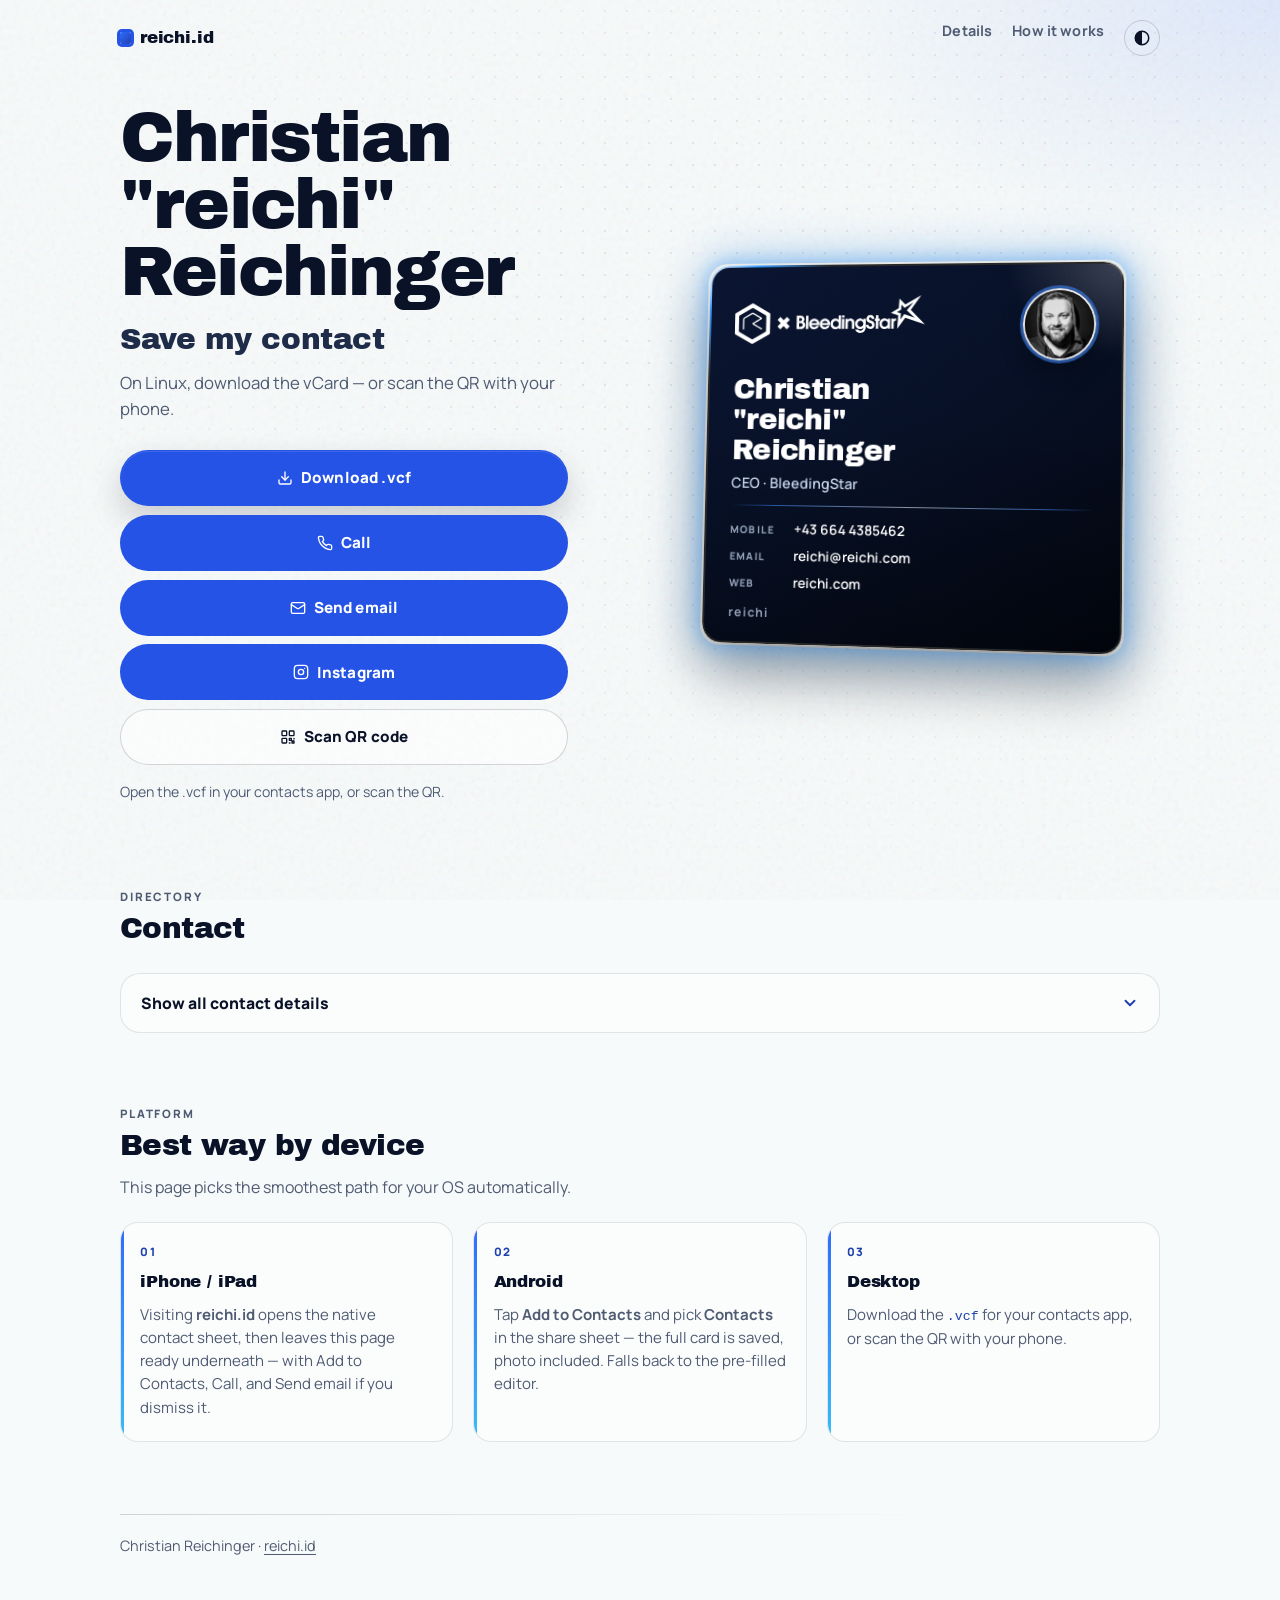
<file: index.html>
<!DOCTYPE html>
<html lang="en">
  <head>
    <meta charset="utf-8" />
    <meta name="viewport" content="width=device-width, initial-scale=1" />
    <script>
      // Pre-paint: resolve theme (stored override or OS) to avoid a flash.
      (function () {
        var d = document.documentElement;
        d.classList.add("js");
        try {
          var t = localStorage.getItem("theme");
          var dark =
            t === "dark" ||
            (t !== "light" &&
              window.matchMedia("(prefers-color-scheme: dark)").matches);
          d.classList.toggle("theme-dark", dark);
        } catch (e) {}
      })();
    </script>
    <meta name="theme-color" media="(prefers-color-scheme: light)" content="#2453e6" />
    <meta name="theme-color" media="(prefers-color-scheme: dark)" content="#03060f" />
    <meta
      name="description"
      content="Save Christian Reichinger’s contact card from reichi.id — optimized for iOS, Android, and desktop."
    />
    <meta property="og:title" content="Christian Reichinger — Save contact" />
    <meta
      property="og:description"
      content="Add Christian Reichinger (CEO, BleedingStar) to your contacts in one step — vCard, QR, call, and email."
    />
    <meta property="og:url" content="https://reichi.id/" />
    <meta property="og:type" content="website" />
    <meta property="og:site_name" content="reichi.id" />
    <meta property="og:image" content="https://reichi.id/assets/og-card.png" />
    <meta property="og:image:width" content="1200" />
    <meta property="og:image:height" content="630" />
    <meta property="og:image:alt" content="Business card of Christian Reichinger, CEO of BleedingStar, with contact details and QR code" />
    <meta name="twitter:card" content="summary_large_image" />
    <meta name="twitter:title" content="Christian Reichinger — Save contact" />
    <meta name="twitter:description" content="Add Christian Reichinger to your contacts in one step." />
    <meta name="twitter:image" content="https://reichi.id/assets/og-card.png" />
    <link rel="canonical" href="https://reichi.id/" />
    <title>Christian Reichinger — Save contact | reichi.id</title>
    <link rel="preconnect" href="https://fonts.googleapis.com" />
    <link rel="preconnect" href="https://fonts.gstatic.com" crossorigin />
    <link
      href="https://fonts.googleapis.com/css2?family=Archivo+Black&family=Manrope:wght@400;600;700;800&display=swap"
      rel="stylesheet"
    />
    <link rel="stylesheet" href="./styles.css" />
    <link
      rel="icon"
      href="data:image/svg+xml,%3Csvg xmlns='http://www.w3.org/2000/svg' viewBox='0 0 32 32'%3E %3Cdefs%3E %3ClinearGradient id='g' x1='0' y1='0' x2='1' y2='1'%3E %3Cstop offset='0' stop-color='%230a1430'/%3E %3Cstop offset='0.55' stop-color='%23071026'/%3E %3Cstop offset='1' stop-color='%2303060f'/%3E %3C/linearGradient%3E %3ClinearGradient id='f' x1='0' y1='0' x2='1' y2='1'%3E %3Cstop offset='0' stop-color='%232f6bff'/%3E %3Cstop offset='1' stop-color='%2314b8a6'/%3E %3C/linearGradient%3E %3C/defs%3E %3Crect x='0.75' y='0.75' width='30.5' height='30.5' rx='8' fill='url%28%23g%29' stroke='url%28%23f%29' stroke-width='1.5'/%3E %3Ctext x='16' y='23' text-anchor='middle' font-family='Archivo Black,Arial Black,sans-serif' font-weight='900' font-size='17' fill='%23ffffff'%3Er%3C/text%3E %3C/svg%3E"
    />
    <link rel="apple-touch-icon" href="/assets/apple-touch-icon.png" />
    <script type="application/ld+json">
    {
      "@context": "https://schema.org",
      "@type": "Person",
      "name": "Christian Reichinger",
      "givenName": "Christian",
      "familyName": "Reichinger",
      "jobTitle": "CEO",
      "worksFor": { "@type": "Organization", "name": "BleedingStar", "url": "https://www.bleedingstar.at" },
      "email": "mailto:reichi@reichi.com",
      "telephone": "+436644385462",
      "url": "https://www.reichi.com",
      "sameAs": ["https://www.instagram.com/the_reichi", "https://www.bleedingstar.at"],
      "image": "https://reichi.id/assets/photo.jpg",
      "address": {
        "@type": "PostalAddress",
        "streetAddress": "Maria Aich 3",
        "addressLocality": "Aurolzmünster",
        "postalCode": "4971",
        "addressCountry": "AT"
      }
    }
    </script>
  </head>
  <body>
    <a class="skip-link" href="#main-content">Skip to main content</a>

    <div class="atmosphere" aria-hidden="true">
      <div class="orb orb-a"></div>
      <div class="orb orb-b"></div>
      <div class="grain"></div>
      <div class="rail"></div>
    </div>

    <header class="top">
      <a class="top-brand" href="/" aria-label="reichi.id home">
        <span class="top-mark" aria-hidden="true"></span>
        reichi.id
      </a>
      <nav class="top-nav">
        <a href="#details">Details</a>
        <a href="#guide">How it works</a>
        <button
          type="button"
          class="theme-toggle"
          id="theme-toggle"
          aria-label="Theme: auto (follows system). Activate to switch."
          title="Theme: auto"
        ></button>
      </nav>
    </header>

    <div class="iab-banner" id="iab-banner" role="note" hidden>
      <svg class="iab-icon" aria-hidden="true" viewBox="0 0 24 24" fill="none" stroke="currentColor" stroke-width="2" stroke-linecap="round" stroke-linejoin="round"><circle cx="12" cy="12" r="10"/><line x1="12" y1="8" x2="12" y2="12"/><line x1="12" y1="16" x2="12.01" y2="16"/></svg>
      <p class="iab-text" id="iab-text">
        You're in an in-app browser — saving the contact works best in your main browser.
      </p>
      <a class="iab-open" id="iab-open" href="#" hidden>Open in browser</a>
      <button type="button" class="iab-dismiss" id="iab-dismiss" aria-label="Dismiss this hint">&#10005;</button>
    </div>

    <main class="hero" id="main-content" tabindex="-1">
      <div class="hero-copy">
        <h1 class="brand" id="brand"><span>Christian</span> <span class="name-nick">"reichi"</span> <span>Reichinger</span></h1>
        <p class="headline" id="headline">Add me to your contacts</p>
        <p class="lede" id="lede">
          One clean contact card — presented the way your device saves best.
        </p>

        <noscript>
          <div class="nojs-actions">
            <a class="btn btn-primary" href="/contact.vcf" download="christian-reichinger.vcf">Download .vcf</a>
            <a class="btn btn-soft" href="tel:+436644385462">Call +43 664 4385462</a>
            <a class="btn btn-soft" href="mailto:reichi@reichi.com">Email reichi@reichi.com</a>
          </div>
          <p class="nojs-note">JavaScript is disabled — these direct links work without it.</p>
        </noscript>

        <div class="cta-row" id="cta-row">
          <div class="cta-group" id="cta-group" hidden>
            <a class="btn btn-primary" id="primary-cta" href="#" role="button"></a>
            <a class="btn btn-ghost" id="secondary-cta" href="#" role="button" hidden></a>
            <a class="btn btn-soft" id="call-cta" href="tel:+436644385462"><svg class="btn-icon" aria-hidden="true" viewBox="0 0 24 24" fill="none" stroke="currentColor" stroke-width="2" stroke-linecap="round" stroke-linejoin="round"><path d="M22 16.92v3a2 2 0 0 1-2.18 2 19.79 19.79 0 0 1-8.63-3.07 19.5 19.5 0 0 1-6-6 19.79 19.79 0 0 1-3.07-8.67A2 2 0 0 1 4.11 2h3a2 2 0 0 1 2 1.72c.127.96.361 1.903.7 2.81a2 2 0 0 1-.45 2.11L8.09 9.91a16 16 0 0 0 6 6l1.27-1.27a2 2 0 0 1 2.11-.45c.907.339 1.85.573 2.81.7A2 2 0 0 1 22 16.92z"/></svg><span>Call</span></a>
            <a class="btn btn-soft" id="email-cta" href="mailto:reichi@reichi.com"><svg class="btn-icon" aria-hidden="true" viewBox="0 0 24 24" fill="none" stroke="currentColor" stroke-width="2" stroke-linecap="round" stroke-linejoin="round"><rect x="2" y="4" width="20" height="16" rx="2"/><path d="m22 7-8.97 5.7a1.94 1.94 0 0 1-2.06 0L2 7"/></svg><span>Send email</span></a>
            <a class="btn btn-soft" id="instagram-cta" href="https://www.instagram.com/the_reichi" target="_blank" rel="noopener noreferrer"><svg class="btn-icon" aria-hidden="true" viewBox="0 0 24 24" fill="none" stroke="currentColor" stroke-width="2" stroke-linecap="round" stroke-linejoin="round"><rect x="2" y="2" width="20" height="20" rx="5"/><circle cx="12" cy="12" r="4"/><line x1="17.5" y1="6.5" x2="17.51" y2="6.5"/></svg><span>Instagram</span></a>
            <a class="btn btn-ghost" id="vcf-cta" href="/contact.vcf" download="christian-reichinger.vcf" hidden><svg class="btn-icon" aria-hidden="true" viewBox="0 0 24 24" fill="none" stroke="currentColor" stroke-width="2" stroke-linecap="round" stroke-linejoin="round"><path d="M21 15v4a2 2 0 0 1-2 2H5a2 2 0 0 1-2-2v-4"/><polyline points="7 10 12 15 17 10"/><line x1="12" y1="15" x2="12" y2="3"/></svg><span>Save .vcf file</span></a>
            <button type="button" class="btn btn-ghost" id="qr-cta"><svg class="btn-icon" aria-hidden="true" viewBox="0 0 24 24" fill="none" stroke="currentColor" stroke-width="2" stroke-linecap="round" stroke-linejoin="round"><rect x="3" y="3" width="7" height="7" rx="1"/><rect x="14" y="3" width="7" height="7" rx="1"/><rect x="3" y="14" width="7" height="7" rx="1"/><path d="M14 14h3v3h-3zM21 14v1M14 21h1M18 18h3v3h-3z"/></svg><span>Scan QR code</span></button>
          </div>
        </div>
        <p class="platform-hint" id="platform-hint" hidden></p>
      </div>

      <div class="hero-stage" aria-label="Business card">
        <article class="biz-card" id="biz-card">
          <div class="card-inner" id="card-inner">
            <div class="card-front" id="card-front">
              <div class="card-edge" aria-hidden="true"></div>
              <div class="card-gloss" aria-hidden="true"></div>
              <div class="card-face">
            <div class="card-top">
              <div class="card-brand-row">
                <img
                  class="card-lockup"
                  src="/assets/bleedingstar.svg"
                  alt="Bleedingstar"
                  width="409"
                  height="103"
                />
              </div>
              <img
                class="card-photo"
                id="visual-photo"
                src="[data-uri]"
                alt="Christian Reichinger"
                width="400"
                height="400"
              />
            </div>

            <div class="card-identity">
              <p class="card-name" id="visual-name"><span>Christian</span> <span class="name-nick">"reichi"</span> <span>Reichinger</span></p>
              <p class="card-role" id="visual-meta">CEO · BleedingStar</p>
            </div>

            <div class="card-rule" aria-hidden="true"></div>

            <ul class="card-lines">
              <li>
                <span class="card-k">Mobile</span>
                <a class="card-v" id="card-phone" href="tel:+436644385462">+43 664 4385462</a>
              </li>
              <li>
                <span class="card-k">Email</span>
                <a class="card-v" id="card-email" href="mailto:reichi@reichi.com">reichi@reichi.com</a>
              </li>
              <li>
                <span class="card-k">Web</span>
                <a class="card-v" id="card-web" href="https://www.reichi.com" target="_blank" rel="noopener noreferrer">reichi.com</a>
              </li>
            </ul>

            <div class="card-foot">
              <span class="card-nick" id="card-nick">reichi</span>
            </div>
              </div>
            </div>

            <div class="card-back" id="card-back">
              <div class="card-edge" aria-hidden="true"></div>
              <div class="card-face card-back-face">
                <div class="card-back-body">
                  <div id="qrcode-back" class="qrcode qrcode-back" role="img" aria-label="QR code for contact card"></div>
                  <p class="card-back-caption">Scan to save</p>
                </div>
                <div class="card-foot">
                  <span class="card-nick">reichi.id</span>
                  <span class="card-back-hint">Tap card to flip back</span>
                </div>
              </div>
            </div>
          </div>
        </article>

      </div>
    </main>

    <section class="details" id="details" aria-labelledby="details-title">
      <div class="section-head">
        <p class="eyebrow">Directory</p>
        <h2 id="details-title">Contact</h2>
      </div>
      <details class="details-fold" id="details-fold">
        <summary class="details-summary">
          <span>Show all contact details</span>
          <svg class="fold-chevron" aria-hidden="true" viewBox="0 0 24 24" fill="none" stroke="currentColor" stroke-width="2.5" stroke-linecap="round" stroke-linejoin="round"><polyline points="6 9 12 15 18 9"/></svg>
        </summary>
        <p class="details-hint">Tap to open, or copy any field.</p>
        <ul class="detail-list" id="detail-list"></ul>
      </details>
    </section>

    <section class="guide" id="guide" aria-labelledby="guide-title">
      <div class="section-head">
        <p class="eyebrow">Platform</p>
        <h2 id="guide-title">Best way by device</h2>
        <p>This page picks the smoothest path for your OS automatically.</p>
      </div>
      <div class="guide-list">
        <article>
          <span class="guide-num" aria-hidden="true">01</span>
          <h3>iPhone / iPad</h3>
          <p>
            Visiting <strong>reichi.id</strong> opens the native contact sheet, then leaves this
            page ready underneath — with Add to Contacts, Call, and Send email if you dismiss it.
          </p>
        </article>
        <article>
          <span class="guide-num" aria-hidden="true">02</span>
          <h3>Android</h3>
          <p>
            Tap <strong>Add to Contacts</strong> and pick <strong>Contacts</strong> in the share
            sheet — the full card is saved, photo included. Falls back to the pre-filled editor.
          </p>
        </article>
        <article>
          <span class="guide-num" aria-hidden="true">03</span>
          <h3>Desktop</h3>
          <p>
            Download the <code>.vcf</code> for your contacts app, or scan the QR with your phone.
          </p>
        </article>
      </div>
    </section>

    <footer class="footer">
      <div class="footer-rule" aria-hidden="true"></div>
      <p><span id="footer-name">Christian Reichinger</span> · <a href="https://reichi.id">reichi.id</a></p>
    </footer>

    <div class="toast" id="toast" role="status" aria-live="polite" hidden></div>

    <script src="./lib/qrcode.min.js" defer></script>
    <script src="./app.js" defer></script>
  </body>
</html>
</file>
<file: styles.css>
:root {
  --ink: #0a1228;
  --ink-soft: #1e2c4a;
  /* 5.5:1 on --paper; WCAG AA for body copy and hints */
  --mute: #4f5b73;
  --line: rgba(6, 12, 30, 0.1);
  --line-strong: rgba(6, 12, 30, 0.16);
  --paper: #f7fafa;
  --paper-2: #fcfeff;
  --accent: #2453e6;
  --accent-bright: #2f6bff;
  --accent-deep: #1e40af;
  --accent-soft: #2453e6;
  /* 6.3:1 on --accent-soft */
  --accent-text: #ffffff;
  --foil: #38bdf8;
  --foil-soft: rgba(59, 130, 246, 0.6);
  --white: #ffffff;
  --success: #15803d;
  --warning: #b45309;
  --error: #b91c1c;
  --ease: cubic-bezier(0.22, 1, 0.36, 1);
  --font-display: "Archivo Black", "Arial Black", sans-serif;
  --font-body: "Manrope", "Helvetica Neue", sans-serif;
  --max: 1120px;
  --card-radius: 18px;
  --glow-speed: 6s;
  --btn-primary-bg: #2453e6;
  --btn-primary-fg: #ffffff;
}

/* Registered properties let the hue/border-spot interpolate smoothly
   (falls back to a static violet glow where unsupported) */
@property --hue {
  syntax: "<number>";
  inherits: true;
  initial-value: 210;
}

@property --bg-x {
  syntax: "<number>";
  inherits: true;
  initial-value: 0;
}

@property --bg-y {
  syntax: "<number>";
  inherits: true;
  initial-value: 0;
}

/* Halo oscillates between electric blue (228) and teal (172) */
@keyframes hue-animation {
  0%,
  100% {
    --hue: 228;
  }
  50% {
    --hue: 172;
  }
}

@keyframes rotate-bg {
  0% {
    --bg-x: 0;
    --bg-y: 0;
  }
  25% {
    --bg-x: 100;
    --bg-y: 0;
  }
  50% {
    --bg-x: 100;
    --bg-y: 100;
  }
  75% {
    --bg-x: 0;
    --bg-y: 100;
  }
  100% {
    --bg-x: 0;
    --bg-y: 0;
  }
}

*,
*::before,
*::after {
  box-sizing: border-box;
}

[hidden] {
  display: none !important;
}

html {
  color-scheme: light;
  scroll-behavior: smooth;
}

body {
  margin: 0;
  min-height: 100svh;
  font-family: var(--font-body);
  color: var(--ink);
  background: var(--paper);
  line-height: 1.55;
  overflow-x: hidden;
  -webkit-font-smoothing: antialiased;
}

a {
  color: var(--accent-deep);
  text-decoration-thickness: 1px;
  text-underline-offset: 0.18em;
}

a:hover {
  color: var(--ink);
}

:focus-visible {
  outline: 2px solid var(--accent);
  outline-offset: 3px;
}

.skip-link {
  position: absolute;
  left: 1rem;
  top: -3rem;
  z-index: 20;
  padding: 0.65rem 1rem;
  background: var(--ink);
  color: var(--white);
  border-radius: 10px;
  font-weight: 600;
  text-decoration: none;
}

.skip-link:focus-visible {
  top: 1rem;
}

/* Atmosphere */

.atmosphere {
  position: fixed;
  inset: 0;
  z-index: -1;
  pointer-events: none;
  /* Light: clean paper with one crisp cyan hint, pattern comes from .rail dots */
  background:
    radial-gradient(60% 45% at 100% 0%, rgba(47, 107, 255, 0.12), transparent 62%),
    #f7fafa;
}

.orb {
  /* Hidden in light (clean dot pattern instead); dark re-enables them */
  display: none;
  position: absolute;
  border-radius: 50%;
  filter: blur(70px);
  opacity: 0.9;
  animation: drift 22s var(--ease) infinite alternate;
}

.orb-a {
  width: min(72vw, 580px);
  height: min(72vw, 580px);
  top: -14%;
  right: -10%;
  background: radial-gradient(circle, rgba(13, 148, 136, 0.3), transparent 68%);
}

.orb-b {
  width: min(50vw, 400px);
  height: min(50vw, 400px);
  left: -8%;
  bottom: 8%;
  background: radial-gradient(circle, rgba(20, 184, 166, 0.14), transparent 70%);
  animation-delay: -9s;
}

.grain {
  position: absolute;
  inset: 0;
  opacity: 0.14;
  mix-blend-mode: multiply;
  background-image:
    url("data:image/svg+xml,%3Csvg viewBox='0 0 200 200' xmlns='http://www.w3.org/2000/svg'%3E%3Cfilter id='n'%3E%3CfeTurbulence type='fractalNoise' baseFrequency='0.85' numOctaves='3' stitchTiles='stitch'/%3E%3C/filter%3E%3Crect width='100%25' height='100%25' filter='url(%23n)' opacity='0.55'/%3E%3C/svg%3E");
}

.rail {
  position: absolute;
  inset: 0;
  opacity: 0.55;
  background-image: radial-gradient(rgba(6, 18, 44, 0.15) 1.2px, transparent 1.2px);
  background-size: 22px 22px;
  mask-image: radial-gradient(ellipse at 65% 35%, #000 25%, transparent 78%);
}

/* Header */

.top {
  display: flex;
  align-items: center;
  justify-content: space-between;
  max-width: var(--max);
  margin: 0 auto;
  padding: 1.25rem clamp(1.25rem, 4vw, 2.5rem);
}

.top-brand {
  display: inline-flex;
  align-items: center;
  gap: 0.55rem;
  font-family: var(--font-display);
  font-weight: 400;
  font-size: 1.05rem;
  letter-spacing: -0.01em;
  color: var(--ink);
  text-decoration: none;
}

.top-mark {
  width: 0.7rem;
  height: 0.7rem;
  border-radius: 2px;
  background: linear-gradient(135deg, var(--accent-bright), var(--accent-deep));
  box-shadow: 0 0 0 3px var(--accent-soft);
}

.top-brand:hover {
  color: var(--accent-deep);
}

.top-nav {
  display: flex;
  gap: 1.25rem;
}

.top-nav a {
  font-size: 0.9rem;
  font-weight: 700;
  color: var(--mute);
  text-decoration: none;
  letter-spacing: 0.01em;
}

.top-nav a:hover {
  color: var(--ink);
}

/* Theme toggle — cycles auto (OS) / light / dark */
.theme-toggle {
  appearance: none;
  display: inline-flex;
  align-items: center;
  justify-content: center;
  width: 36px;
  height: 36px;
  padding: 0;
  border: 1px solid var(--line-strong);
  border-radius: 50%;
  background: transparent;
  color: var(--ink);
  cursor: pointer;
  transition: background 0.2s var(--ease), border-color 0.2s var(--ease);
}

.theme-toggle:hover {
  background: var(--accent-soft);
  border-color: var(--accent-deep);
}

.theme-toggle svg {
  width: 18px;
  height: 18px;
}

/* Without JS the toggle can't work — hide it, media fallback applies */
html:not(.js) .theme-toggle {
  display: none;
}

@media (pointer: coarse) {
  .theme-toggle {
    width: 44px;
    height: 44px;
  }
}

/* In-app browser hint (mobile only, injected via JS) */

.iab-banner {
  display: flex;
  align-items: center;
  gap: 0.65rem;
  max-width: var(--max);
  margin: 0 auto 0.5rem;
  padding: 0.7rem clamp(1rem, 3vw, 1.25rem);
  margin-inline: clamp(1rem, 4vw, 2.5rem);
  border: 1px solid var(--line-strong);
  border-radius: 14px;
  background: var(--paper-2);
  color: var(--ink);
  font-size: 0.88rem;
  font-weight: 600;
  animation: rise 0.5s var(--ease) both;
}

.iab-icon {
  width: 18px;
  height: 18px;
  flex-shrink: 0;
  color: var(--accent-deep);
}

.iab-text {
  margin: 0;
  flex: 1 1 auto;
}

.iab-open {
  flex-shrink: 0;
  padding: 0.4rem 0.85rem;
  border-radius: 999px;
  background: var(--accent-soft);
  color: var(--accent-text);
  font-weight: 800;
  font-size: 0.8rem;
  text-decoration: none;
  white-space: nowrap;
}

.iab-dismiss {
  appearance: none;
  flex-shrink: 0;
  width: 30px;
  height: 30px;
  padding: 0;
  border: none;
  border-radius: 50%;
  background: transparent;
  color: var(--mute);
  font-size: 0.9rem;
  cursor: pointer;
}

.iab-dismiss:hover {
  background: var(--line);
  color: var(--ink);
}

@media (max-width: 520px) {
  .iab-banner {
    flex-wrap: wrap;
  }

  .iab-open {
    margin-left: calc(18px + 0.65rem);
  }
}

/* Hero */

.hero {
  display: grid;
  grid-template-columns: minmax(0, 1fr) minmax(0, 1.05fr);
  gap: clamp(2rem, 5vw, 4rem);
  align-items: center;
  /* Hero fills the viewport — secondary sections live below the fold.
     Capped so very tall screens don't get a huge empty gap. */
  min-height: min(calc(100svh - 5.5rem), 900px);
  max-width: var(--max);
  margin: 0 auto;
  padding: clamp(0.5rem, 2vw, 1rem) clamp(1.25rem, 4vw, 2.5rem) clamp(3rem, 7vw, 4.5rem);
}

.hero-copy {
  max-width: 34rem;
  display: flex;
  flex-direction: column;
  justify-content: center;
}

.brand span,
.card-name span {
  display: block;
}

.brand {
  margin: 0 0 1rem;
  max-width: 12ch;
  font-family: var(--font-display);
  font-size: clamp(2.5rem, 6.2vw, 4.4rem);
  font-weight: 400;
  line-height: 0.95;
  letter-spacing: -0.025em;
  color: var(--ink);
  animation: rise 0.75s var(--ease) both;
}

.headline {
  margin: 0 0 0.85rem;
  max-width: 16ch;
  font-family: var(--font-display);
  font-size: clamp(1.35rem, 2.8vw, 1.85rem);
  font-weight: 400;
  letter-spacing: -0.015em;
  line-height: 1.18;
  color: var(--ink-soft);
  animation: rise 0.75s var(--ease) 0.06s both;
}

.lede {
  margin: 0 0 1.75rem;
  max-width: 28rem;
  font-size: 1.05rem;
  color: var(--mute);
  animation: rise 0.75s var(--ease) 0.12s both;
}

.cta-row {
  display: block;
  width: min(100%, 28rem);
  animation: rise 0.75s var(--ease) 0.18s both;
}

.btn-icon {
  width: 16px;
  height: 16px;
  flex-shrink: 0;
}

.cta-group {
  display: flex;
  flex-direction: column;
  align-items: stretch;
  gap: 0.55rem;
  width: 100%;
}

.cta-group .btn {
  width: 100%;
  white-space: nowrap;
}

.btn {
  appearance: none;
  display: inline-flex;
  align-items: center;
  justify-content: center;
  gap: 0.5rem;
  border: 1px solid transparent;
  border-radius: 999px;
  padding: 0.95rem 1.45rem;
  font: inherit;
  font-weight: 800;
  font-size: 0.95rem;
  letter-spacing: 0.01em;
  cursor: pointer;
  text-decoration: none;
  transition:
    transform 0.2s var(--ease),
    background 0.2s var(--ease),
    border-color 0.2s var(--ease),
    color 0.2s var(--ease),
    box-shadow 0.2s var(--ease);
}

.btn:active {
  transform: translateY(1px) scale(0.985);
}

.btn-primary {
  background: var(--btn-primary-bg, var(--ink));
  color: var(--btn-primary-fg, var(--white));
  box-shadow:
    0 1px 0 rgba(255, 255, 255, 0.12) inset,
    0 14px 32px rgba(6, 12, 30, 0.18);
}

.btn-primary:hover {
  background: var(--accent-deep);
  color: var(--white);
  transform: translateY(-2px);
}

.btn-ghost {
  background: rgba(255, 255, 255, 0.55);
  border-color: var(--line-strong);
  color: var(--ink);
  backdrop-filter: blur(8px);
}

.btn-ghost:hover {
  border-color: var(--ink);
  background: var(--white);
}

.btn-soft {
  background: var(--accent-soft);
  border-color: transparent;
  color: var(--accent-text);
}

.btn-soft:hover {
  background: var(--accent-deep);
  color: var(--white);
  transform: translateY(-1px);
}

.platform-hint {
  margin: 1rem 0 0;
  max-width: 28rem;
  font-size: 0.88rem;
  color: var(--mute);
  animation: rise 0.75s var(--ease) 0.22s both;
}

/* Business card stage */

.hero-stage {
  position: relative;
  display: grid;
  justify-items: center;
  align-content: center;
  min-height: min(68vh, 560px);
  perspective: 1200px;
  animation: rise 0.9s var(--ease) 0.1s both;
}



.biz-card {
  position: relative;
  width: min(100%, 420px);
  /* Content-driven height so lines never clip (esp. iPhone / dense layouts) */
  aspect-ratio: auto;
  perspective: 1200px;
  border-radius: calc(var(--card-radius) + 2px);
  /* Drop shadow on the outer layer (not inside the flip's backface layer)
     so it never gets clipped at compositing boundaries */
  box-shadow: 0 28px 60px rgba(0, 0, 0, 0.4);
  transform: rotate3d(0.4, -1, 0.1, 8deg);
  transition: transform 0.55s var(--ease);
  /* "backwards" (not "both"): a filled end keyframe would permanently
     override the inline transform the cursor/gyro tilt sets via JS */
  animation: card-in 1s var(--ease) 0.15s backwards;
}

.biz-card:hover {
  transform: rotate3d(0.2, -0.4, 0.05, 3deg) translateY(-4px);
}

/* While the pointer/gyro drives the card, follow it snappily */
.biz-card.tilting {
  transition: transform 0.12s ease-out;
}

/* Flipped card sits perfectly flat so the QR stays sharp and scannable.
   !important also beats the inline transform set by the tilt JS. */
.biz-card.flipped,
.biz-card.flipped:hover {
  transform: none !important;
}

/* Hue glow as a shadow: the card covers the center, only the
   outer edge of the blurred halo is visible */
.biz-card::before {
  content: "";
  position: absolute;
  inset: -2px;
  z-index: -1;
  border-radius: calc(var(--card-radius) + 2px);
  /* Pure box-shadow glow: filter: blur() layers get clipped to a square
     under the 3D tilt and caused a gray corner artifact */
  box-shadow:
    0 0 18px 2px hsla(calc(var(--hue) * 1deg) 100% 55% / 0.8),
    0 0 48px 10px hsla(calc(var(--hue) * 1deg) 100% 55% / 0.45);
  opacity: 0.5;
  animation: hue-animation var(--glow-speed) linear infinite;
  pointer-events: none;
}

/* Flip mechanics: outer card tilts, inner flips */
.card-inner {
  position: relative;
  transform-style: preserve-3d;
  -webkit-transform-style: preserve-3d;
  transition: transform 0.65s var(--ease);
}

.biz-card.flipped .card-inner {
  transform: rotateY(180deg);
}

.card-front {
  position: relative;
  /* Explicit 3D transform — Safari ignores backface-visibility otherwise */
  transform: rotateY(0deg);
  backface-visibility: hidden;
  -webkit-backface-visibility: hidden;
  /* Round + clip the compositing layer itself: its rectangular bounds
     bled through at the corners under the 3D tilt */
  border-radius: calc(var(--card-radius) + 2px);
  overflow: hidden;
}

.card-back {
  position: absolute;
  inset: 0;
  transform: rotateY(180deg);
  backface-visibility: hidden;
  -webkit-backface-visibility: hidden;
  /* Fully hide when not flipped: under the 3D tilt the back layer's
     antialiased edge leaked as a gray corner artifact. The delay keeps
     the reveal in sync with the flip's halfway point. */
  visibility: hidden;
  transition: visibility 0s 0.33s;
  border-radius: calc(var(--card-radius) + 2px);
  overflow: hidden;
}

.biz-card.flipped .card-back {
  visibility: visible;
  transition: visibility 0s;
}

.card-back .card-face {
  height: calc(100% - 4px);
}

/* Cursor/gyro gloss reflection sweeping over the face */
.card-gloss {
  position: absolute;
  inset: 2px;
  z-index: 2;
  border-radius: var(--card-radius);
  pointer-events: none;
  background: radial-gradient(
    42% 52% at var(--gx, 50%) var(--gy, 35%),
    rgba(255, 255, 255, 0.28),
    transparent 70%
  );
  opacity: var(--gloss-o, 0);
  transition: opacity 0.35s var(--ease);
  mix-blend-mode: soft-light;
}

.card-edge {
  position: absolute;
  inset: 0;
  border-radius: inherit;
  /* Hue-cycling spot circling the border — the pen's "sharp" glow edge */
  background:
    #292929
    radial-gradient(
      30% 30% at calc(var(--bg-x) * 1%) calc(var(--bg-y) * 1%),
      hsl(calc(var(--hue) * 1deg) 100% 90%) 0%,
      hsl(calc(var(--hue) * 1deg) 100% 80%) 20%,
      hsl(calc(var(--hue) * 1deg) 100% 60%) 40%,
      transparent 100%
    );
  animation:
    hue-animation var(--glow-speed) linear infinite,
    rotate-bg var(--glow-speed) linear infinite;
  /* No box-shadow here: soft effects inside the flip's backface layer
     get clipped at the layer edge and cause corner artifacts.
     The drop shadow lives on .biz-card, the glow on its ::before. */
}

/* Periodic glint travelling along the foil edge (visible on the 2px ring) */
.card-edge::after {
  content: "";
  position: absolute;
  inset: 0;
  border-radius: inherit;
  background: linear-gradient(
    115deg,
    transparent 42%,
    rgba(245, 240, 255, 0.9) 50%,
    transparent 58%
  );
  background-size: 320% 100%;
  animation: foil-sweep 9s linear infinite;
}

@keyframes foil-sweep {
  0% {
    background-position: 160% 0;
  }
  16% {
    background-position: -160% 0;
  }
  100% {
    background-position: -160% 0;
  }
}

.card-face {
  position: relative;
  z-index: 1;
  height: auto;
  margin: 2px;
  border-radius: var(--card-radius);
  padding: clamp(1.15rem, 2.4vw, 1.5rem) clamp(1.15rem, 2.5vw, 1.55rem) 1.2rem;
  display: grid;
  grid-template-rows: auto auto auto auto auto;
  gap: 0.7rem;
  overflow: visible;
  color: var(--white);
  /* Sharp & glowing dark card — near-black violet, text >= 4.5:1 everywhere */
  background:
    linear-gradient(145deg, #0a1430 0%, #071026 45%, #03060f 100%);
  isolation: isolate;
}

.card-face::before {
  content: "";
  position: absolute;
  inset: 0;
  /* Shine sits behind the photo (top right), away from card text */
  background:
    radial-gradient(45% 40% at 100% 0%, rgba(255, 255, 255, 0.2), transparent 60%),
    linear-gradient(180deg, transparent 40%, rgba(0, 0, 0, 0.28) 100%);
  pointer-events: none;
  z-index: -1;
}

.card-face::after {
  content: "";
  position: absolute;
  inset: 0;
  opacity: 0.12;
  background-image:
    url("data:image/svg+xml,%3Csvg viewBox='0 0 200 200' xmlns='http://www.w3.org/2000/svg'%3E%3Cfilter id='n'%3E%3CfeTurbulence type='fractalNoise' baseFrequency='0.9' numOctaves='2' stitchTiles='stitch'/%3E%3C/filter%3E%3Crect width='100%25' height='100%25' filter='url(%23n)'/%3E%3C/svg%3E");
  mix-blend-mode: soft-light;
  pointer-events: none;
  z-index: -1;
}

.card-top {
  display: flex;
  align-items: flex-start;
  justify-content: space-between;
  gap: 1rem;
}

.card-brand-row {
  display: flex;
  align-items: center;
  flex: 1 1 auto;
  min-width: 0;
  padding-top: 0.35rem;
}

.card-photo {
  width: 72px;
  height: 72px;
  object-fit: cover;
  border-radius: 50%;
  border: 2px solid rgba(255, 255, 255, 0.9);
  box-shadow:
    0 0 0 3px rgba(59, 130, 246, 0.6),
    0 10px 22px rgba(0, 0, 0, 0.35);
  background: rgba(255, 255, 255, 0.12);
  flex-shrink: 0;
}

.card-identity {
  display: grid;
  gap: 0.45rem;
  padding-top: 0.15rem;
}

/* Bleedingstar lockup as the top-left brand mark (white SVG on the dark card) */
.card-lockup {
  display: block;
  width: 100%;
  max-width: 196px;
  height: auto;
}

.card-name {
  margin: 0;
  font-family: var(--font-display);
  font-size: clamp(1.35rem, 3.2vw, 1.85rem);
  font-weight: 400;
  letter-spacing: -0.02em;
  line-height: 1.05;
  max-width: 14ch;
}

.card-role {
  margin: 0;
  font-size: 0.9rem;
  font-weight: 600;
  color: #c5d1e8;
}

.card-rule {
  height: 1px;
  width: 100%;
  background: linear-gradient(
    90deg,
    transparent,
    var(--foil-soft) 12%,
    rgba(255, 255, 255, 0.55) 50%,
    var(--foil-soft) 88%,
    transparent
  );
}

.card-lines {
  list-style: none;
  margin: 0;
  padding: 0;
  display: grid;
  gap: 0.35rem;
  align-content: start;
}

.card-lines li {
  display: grid;
  grid-template-columns: 3.6rem 1fr;
  gap: 0.55rem;
  align-items: baseline;
  min-width: 0;
}

.card-k {
  font-size: 0.65rem;
  font-weight: 800;
  letter-spacing: 0.12em;
  text-transform: uppercase;
  color: #93a1b8;
}

.card-v {
  color: #ffffff;
  text-decoration: none;
  font-size: 0.86rem;
  font-weight: 600;
  overflow: hidden;
  text-overflow: ellipsis;
  white-space: nowrap;
}

.card-v:hover {
  color: #fff;
  text-decoration: underline;
  text-underline-offset: 0.15em;
}

.card-foot {
  display: flex;
  align-items: flex-end;
  justify-content: space-between;
  gap: 0.75rem;
  margin-top: auto;
}

.card-nick {
  font-size: 0.78rem;
  font-weight: 700;
  letter-spacing: 0.08em;
  text-transform: lowercase;
  color: #93a1b8;
}

/* Card back: large scannable QR */
.card-back-face {
  display: grid;
  grid-template-rows: 1fr auto;
  gap: 0.5rem;
}

.card-back-body {
  display: grid;
  justify-items: center;
  align-content: center;
  gap: 0.65rem;
}

.qrcode.qrcode-back {
  width: min(190px, 55%);
  height: auto;
  aspect-ratio: 1;
  padding: 0.5rem;
  background: #ffffff;
  border-radius: 12px;
  box-shadow: 0 10px 24px rgba(0, 0, 0, 0.25);
}

.card-back-hint {
  font-size: 0.72rem;
  font-weight: 600;
  color: rgba(255, 255, 255, 0.72);
}

.card-back-caption {
  margin: 0;
  padding: 0.22rem 0.7rem;
  font-size: 0.68rem;
  font-weight: 800;
  letter-spacing: 0.08em;
  text-transform: uppercase;
  color: rgba(255, 255, 255, 0.92);
  background: rgba(255, 255, 255, 0.14);
  border: 1px solid rgba(255, 255, 255, 0.25);
  border-radius: 999px;
}

@media (pointer: coarse) {
}

.qrcode svg,
.qrcode img,
.qrcode canvas,
.qrcode table {
  display: block;
  width: 100% !important;
  height: 100% !important;
  image-rendering: pixelated;
}

/* Sections */

.details,
.guide {
  max-width: var(--max);
  margin: 0 auto;
  padding: 0 clamp(1.25rem, 4vw, 2.5rem) clamp(3rem, 7vw, 4.5rem);
}

.section-head {
  margin-bottom: 1.35rem;
  max-width: 34rem;
}

.eyebrow {
  margin: 0 0 0.45rem;
  font-size: 0.72rem;
  font-weight: 800;
  letter-spacing: 0.16em;
  text-transform: uppercase;
  color: var(--accent-deep);
}

.section-head h2 {
  margin: 0 0 0.4rem;
  font-family: var(--font-display);
  font-size: clamp(1.45rem, 2.7vw, 1.85rem);
  font-weight: 400;
  letter-spacing: -0.02em;
}

.section-head p {
  margin: 0;
  color: var(--mute);
}

/* Collapsible contact directory */

.details-fold {
  border: 1px solid var(--line);
  border-radius: 20px;
  background: rgba(255, 255, 255, 0.45);
  backdrop-filter: blur(10px);
  overflow: hidden;
}

.details-summary {
  display: flex;
  align-items: center;
  justify-content: space-between;
  gap: 0.85rem;
  padding: 1.05rem 1.25rem;
  min-height: 44px;
  cursor: pointer;
  font-weight: 800;
  font-size: 0.98rem;
  color: var(--ink);
  list-style: none;
  transition: background 0.2s var(--ease);
}

.details-summary::-webkit-details-marker {
  display: none;
}

.details-summary:hover {
  background: rgba(255, 255, 255, 0.55);
}

.fold-chevron {
  width: 18px;
  height: 18px;
  flex-shrink: 0;
  color: var(--accent-deep);
  transition: transform 0.25s var(--ease);
}

.details-fold[open] .fold-chevron {
  transform: rotate(180deg);
}

.details-fold[open] .details-summary {
  border-bottom: 1px solid var(--line);
}

.details-hint {
  margin: 0;
  padding: 0.85rem 1.25rem 0;
  font-size: 0.88rem;
  color: var(--mute);
}

.detail-list {
  list-style: none;
  margin: 0.5rem 0 0;
  padding: 0;
  background: transparent;
}

.detail-list li {
  display: grid;
  grid-template-columns: 7rem 1fr auto;
  gap: 0.85rem;
  align-items: center;
  padding: 1rem 1.25rem;
}

.detail-list li + li {
  border-top: 1px solid var(--line);
}

.detail-list .label {
  font-size: 0.72rem;
  font-weight: 800;
  letter-spacing: 0.1em;
  text-transform: uppercase;
  color: var(--mute);
}

.detail-list .value,
.detail-list .value a {
  color: var(--ink);
  text-decoration: none;
  font-weight: 700;
  overflow-wrap: anywhere;
}

.detail-list .value a:hover {
  color: var(--accent-deep);
}

.copy-btn {
  appearance: none;
  border: 1px solid var(--line-strong);
  background: var(--white);
  color: var(--ink);
  font: inherit;
  font-size: 0.78rem;
  font-weight: 800;
  cursor: pointer;
  padding: 0.4rem 0.9rem;
  border-radius: 999px;
  transition: background 0.2s var(--ease), color 0.2s var(--ease), border-color 0.2s var(--ease);
}

.copy-btn:hover {
  background: var(--ink);
  border-color: var(--ink);
  color: var(--white);
}

/* Guide */

.guide-list {
  display: grid;
  grid-template-columns: repeat(3, minmax(0, 1fr));
  gap: 1.25rem;
}

.guide-list article {
  position: relative;
  padding: 1.25rem 1.2rem 1.35rem;
  border-radius: 18px;
  background: rgba(255, 255, 255, 0.45);
  border: 1px solid var(--line);
  overflow: hidden;
}

.guide-list article::before {
  content: "";
  position: absolute;
  left: 0;
  top: 0;
  bottom: 0;
  width: 3px;
  background: linear-gradient(180deg, var(--accent-bright), var(--foil));
}

.guide-num {
  display: block;
  margin-bottom: 0.55rem;
  font-size: 0.72rem;
  font-weight: 800;
  letter-spacing: 0.14em;
  color: var(--accent-deep);
}

.guide-list article h3 {
  margin: 0 0 0.45rem;
  font-family: var(--font-display);
  font-size: 1.05rem;
  font-weight: 400;
  letter-spacing: -0.01em;
}

.guide-list article p {
  margin: 0;
  color: var(--mute);
  font-size: 0.94rem;
}

.guide-list code {
  font-size: 0.88em;
  color: var(--accent-deep);
}

/* Footer / toast */

.footer {
  max-width: var(--max);
  margin: 0 auto;
  padding: 0 clamp(1.25rem, 4vw, 2.5rem) 2.5rem;
  color: var(--mute);
  font-size: 0.9rem;
}

.footer-rule {
  height: 1px;
  margin: 0 0 1.25rem;
  background: linear-gradient(90deg, var(--line-strong), transparent 80%);
}

.footer a {
  color: inherit;
}

.toast {
  position: fixed;
  left: 50%;
  bottom: 1.5rem;
  transform: translateX(-50%);
  z-index: 30;
  padding: 0.75rem 1.2rem;
  background: var(--ink);
  color: var(--white);
  font-size: 0.9rem;
  font-weight: 700;
  border-radius: 999px;
  box-shadow: 0 12px 30px rgba(6, 12, 30, 0.22);
  animation: toast-in 0.28s var(--ease) both;
}

.toast[hidden] {
  display: none !important;
}

@keyframes rise {
  from {
    opacity: 0;
    transform: translateY(18px);
  }
  to {
    opacity: 1;
    transform: translateY(0);
  }
}

@keyframes card-in {
  from {
    opacity: 0;
    transform: rotate3d(0.5, -1, 0.15, 18deg) translateY(28px) scale(0.96);
  }
  to {
    opacity: 1;
    transform: rotate3d(0.4, -1, 0.1, 8deg) translateY(0) scale(1);
  }
}

@keyframes toast-in {
  from {
    opacity: 0;
    transform: translateX(-50%) translateY(8px);
  }
  to {
    opacity: 1;
    transform: translateX(-50%) translateY(0);
  }
}

@keyframes drift {
  from {
    transform: translate3d(0, 0, 0) scale(1);
  }
  to {
    transform: translate3d(18px, -22px, 0) scale(1.06);
  }
}

@media (max-width: 900px) {
  .hero {
    grid-template-columns: 1fr;
    min-height: auto;
    gap: 1.75rem;
    padding-top: 0.25rem;
  }

  .hero-stage {
    order: -1;
    min-height: auto;
    padding: 0.75rem 0 0.35rem;
    /* Avoid transform clipping on iOS Safari */
    perspective: none;
    overflow: visible;
  }

  .biz-card {
    width: min(100%, 380px);
    transform: rotate3d(0.18, -0.55, 0.04, 4deg);
  }

  .biz-card:hover {
    transform: rotate3d(0.12, -0.3, 0.02, 2deg) translateY(-2px);
  }

  .card-photo {
    width: 64px;
    height: 64px;
  }

  .cta-row {
    display: flex;
    flex-direction: column;
    flex-wrap: nowrap;
    align-items: stretch;
    width: 100%;
    gap: 0.85rem;
  }

  .cta-group {
    width: 100%;
    flex: none;
  }

  .cta-group .btn {
    width: 100%;
  }

  .qrcode {
    width: 140px;
    height: 140px;
  }

  .guide-list {
    grid-template-columns: 1fr;
  }

  .detail-list li {
    grid-template-columns: 5.5rem 1fr;
  }

  .copy-btn {
    grid-column: 2;
    justify-self: start;
  }

  .top-nav a:last-child {
    display: none;
  }
}

@media (max-width: 420px) {
  .biz-card {
    width: 100%;
    transform: none;
  }

  .biz-card:hover {
    transform: none;
  }

  .card-lines li {
    grid-template-columns: 3.4rem 1fr;
    gap: 0.45rem;
  }

  .qrcode {
    width: 132px;
    height: 132px;
  }
}

/* Touch targets: WCAG 2.5.8 — min 44px on coarse pointers */
@media (pointer: coarse) {
  .btn,
  .copy-btn,
  .top-nav a {
    min-height: 44px;
  }

  .copy-btn {
    padding: 0.55rem 1rem;
  }
}

/* No-JS fallback: direct actions, no dead page */
.nojs-actions {
  display: grid;
  gap: 0.6rem;
  max-width: 22rem;
}

.nojs-note {
  margin: 0.75rem 0 0;
  font-size: 0.88rem;
  color: var(--mute);
}

/* Error state with retry */
.error-note {
  margin: 1rem 0 0;
  padding: 0.85rem 1rem;
  max-width: 28rem;
  border-radius: 12px;
  border: 1px solid rgba(185, 28, 28, 0.35);
  background: rgba(185, 28, 28, 0.08);
  color: var(--error);
  font-size: 0.92rem;
  font-weight: 600;
}

/* Dark mode — token overrides; the card itself is already dark.
   All combinations measured >= 4.5:1 (focus outline >= 3:1). */
/* Dark theme — one source of truth, applied two ways:
   1. html.theme-dark  — set by JS (user toggle or "auto" following the OS)
   2. media fallback   — only when JS is unavailable (html:not(.js)) */
html.theme-dark {
    --paper: #03060f;
    --paper-2: #0a1424;
    --ink: #eaf0fb;
    --ink-soft: #c5d1e8;
    --mute: #93a1b8;
    --line: rgba(255, 255, 255, 0.12);
    --line-strong: rgba(255, 255, 255, 0.24);
    --accent: #2453e6;
    --accent-bright: #38bdf8;
    --accent-deep: #1e40af;
    --accent-soft: #0a1f4d;
    --accent-text: #6d9bff;
    --error: #f2a5a5;
}

html.theme-dark {
    color-scheme: dark;
}

html.theme-dark .atmosphere {
    background:
      radial-gradient(120% 80% at 100% 0%, rgba(47, 107, 255, 0.2), transparent 50%),
      radial-gradient(90% 70% at 0% 100%, rgba(20, 184, 166, 0.08), transparent 55%),
      linear-gradient(165deg, #020810 0%, #03060f 45%, #041225 100%);
}

html.theme-dark .grain {
    opacity: 0.14;
    mix-blend-mode: screen;
}

html.theme-dark .rail {
    opacity: 0.4;
    background-image:
      linear-gradient(rgba(255, 255, 255, 0.04) 1px, transparent 1px),
      linear-gradient(90deg, rgba(255, 255, 255, 0.04) 1px, transparent 1px);
    background-size: 56px 56px;
    mask-image: radial-gradient(ellipse at 70% 30%, #000 10%, transparent 70%);
}

html.theme-dark .orb {
    display: block;
}

html.theme-dark .orb-a {
    background: radial-gradient(circle, rgba(47, 107, 255, 0.26), transparent 68%);
}

html.theme-dark a {
    color: #6d9bff;
}

html.theme-dark a:hover {
    color: var(--ink);
}

html.theme-dark :focus-visible {
    outline-color: #38bdf8;
}

html.theme-dark .eyebrow,
html.theme-dark .guide-num,
html.theme-dark .guide-list code {
    color: #6d9bff;
}

html.theme-dark .skip-link {
    background: var(--ink);
    color: #0a1228;
}

html.theme-dark .btn-primary {
    background: var(--ink);
    color: #0a1228;
    box-shadow: 0 14px 32px rgba(0, 0, 0, 0.45);
}

html.theme-dark .btn-primary:hover {
    background: var(--accent-deep);
    color: var(--white);
}

html.theme-dark .btn-ghost {
    background: rgba(255, 255, 255, 0.06);
    border-color: var(--line-strong);
    color: var(--ink);
}

html.theme-dark .btn-ghost:hover {
    border-color: var(--ink);
    background: rgba(255, 255, 255, 0.12);
}

html.theme-dark .details-fold {
    background: rgba(255, 255, 255, 0.05);
}

html.theme-dark .details-summary:hover {
    background: rgba(255, 255, 255, 0.08);
}

html.theme-dark .fold-chevron {
    color: #6d9bff;
}

html.theme-dark .detail-list .value,
html.theme-dark .detail-list .value a {
    color: var(--ink);
}

html.theme-dark .copy-btn {
    background: rgba(255, 255, 255, 0.08);
    border-color: var(--line-strong);
    color: var(--ink);
}

html.theme-dark .copy-btn:hover {
    background: var(--ink);
    border-color: var(--ink);
    color: #0a1228;
}

html.theme-dark .guide-list article {
    background: rgba(255, 255, 255, 0.04);
}

html.theme-dark .toast {
    background: var(--ink);
    color: #0a1228;
}

html.theme-dark .error-note {
    border-color: rgba(242, 165, 165, 0.4);
    background: rgba(185, 28, 28, 0.18);
}

html.theme-dark .biz-card::before {
    opacity: 0.7;
}

html.theme-dark .btn-soft {
    color: var(--accent-text);
}

html.theme-dark .card-v {
    color: #6d9bff;
}

html.theme-dark .card-v:hover {
    color: #ffffff;
}

@media (prefers-color-scheme: dark) {
  html:not(.js) {
    --paper: #03060f;
    --paper-2: #0a1424;
    --ink: #eaf0fb;
    --ink-soft: #c5d1e8;
    --mute: #93a1b8;
    --line: rgba(255, 255, 255, 0.12);
    --line-strong: rgba(255, 255, 255, 0.24);
    --accent: #2453e6;
    --accent-bright: #38bdf8;
    --accent-deep: #1e40af;
    --accent-soft: #0a1f4d;
    --accent-text: #6d9bff;
    --error: #f2a5a5;
  }

  html:not(.js) {
    color-scheme: dark;
  }

  html:not(.js) .atmosphere {
    background:
      radial-gradient(120% 80% at 100% 0%, rgba(47, 107, 255, 0.2), transparent 50%),
      radial-gradient(90% 70% at 0% 100%, rgba(20, 184, 166, 0.08), transparent 55%),
      linear-gradient(165deg, #020810 0%, #03060f 45%, #041225 100%);
  }

  html:not(.js) .grain {
    opacity: 0.14;
    mix-blend-mode: screen;
  }

  html:not(.js) .rail {
    opacity: 0.4;
    background-image:
      linear-gradient(rgba(255, 255, 255, 0.04) 1px, transparent 1px),
      linear-gradient(90deg, rgba(255, 255, 255, 0.04) 1px, transparent 1px);
    background-size: 56px 56px;
    mask-image: radial-gradient(ellipse at 70% 30%, #000 10%, transparent 70%);
  }

  html:not(.js) .orb {
    display: block;
  }

  html:not(.js) .orb-a {
    background: radial-gradient(circle, rgba(47, 107, 255, 0.26), transparent 68%);
  }

  html:not(.js) a {
    color: #6d9bff;
  }

  html:not(.js) a:hover {
    color: var(--ink);
  }

  html:not(.js) :focus-visible {
    outline-color: #38bdf8;
  }

  html:not(.js) .eyebrow,
html:not(.js) .guide-num,
html:not(.js) .guide-list code {
    color: #6d9bff;
  }

  html:not(.js) .skip-link {
    background: var(--ink);
    color: #0a1228;
  }

  html:not(.js) .btn-primary {
    background: var(--ink);
    color: #0a1228;
    box-shadow: 0 14px 32px rgba(0, 0, 0, 0.45);
  }

  html:not(.js) .btn-primary:hover {
    background: var(--accent-deep);
    color: var(--white);
  }

  html:not(.js) .btn-ghost {
    background: rgba(255, 255, 255, 0.06);
    border-color: var(--line-strong);
    color: var(--ink);
  }

  html:not(.js) .btn-ghost:hover {
    border-color: var(--ink);
    background: rgba(255, 255, 255, 0.12);
  }

  html:not(.js) .details-fold {
    background: rgba(255, 255, 255, 0.05);
  }

  html:not(.js) .details-summary:hover {
    background: rgba(255, 255, 255, 0.08);
  }

  html:not(.js) .fold-chevron {
    color: #6d9bff;
  }

  html:not(.js) .detail-list .value,
html:not(.js) .detail-list .value a {
    color: var(--ink);
  }

  html:not(.js) .copy-btn {
    background: rgba(255, 255, 255, 0.08);
    border-color: var(--line-strong);
    color: var(--ink);
  }

  html:not(.js) .copy-btn:hover {
    background: var(--ink);
    border-color: var(--ink);
    color: #0a1228;
  }

  html:not(.js) .guide-list article {
    background: rgba(255, 255, 255, 0.04);
  }

  html:not(.js) .toast {
    background: var(--ink);
    color: #0a1228;
  }

  html:not(.js) .error-note {
    border-color: rgba(242, 165, 165, 0.4);
    background: rgba(185, 28, 28, 0.18);
  }

  html:not(.js) .biz-card::before {
    opacity: 0.7;
  }

  html:not(.js) .btn-soft {
    color: var(--accent-text);
  }

  html:not(.js) .card-v {
    color: #6d9bff;
  }

  html:not(.js) .card-v:hover {
    color: #ffffff;
  }
}


@media (prefers-reduced-motion: reduce) {
  html {
    scroll-behavior: auto;
  }

  *,
  *::before,
  *::after {
    animation: none !important;
    transition: none !important;
  }

  .biz-card,
  .biz-card:hover {
    transform: none;
  }
}
</file>
